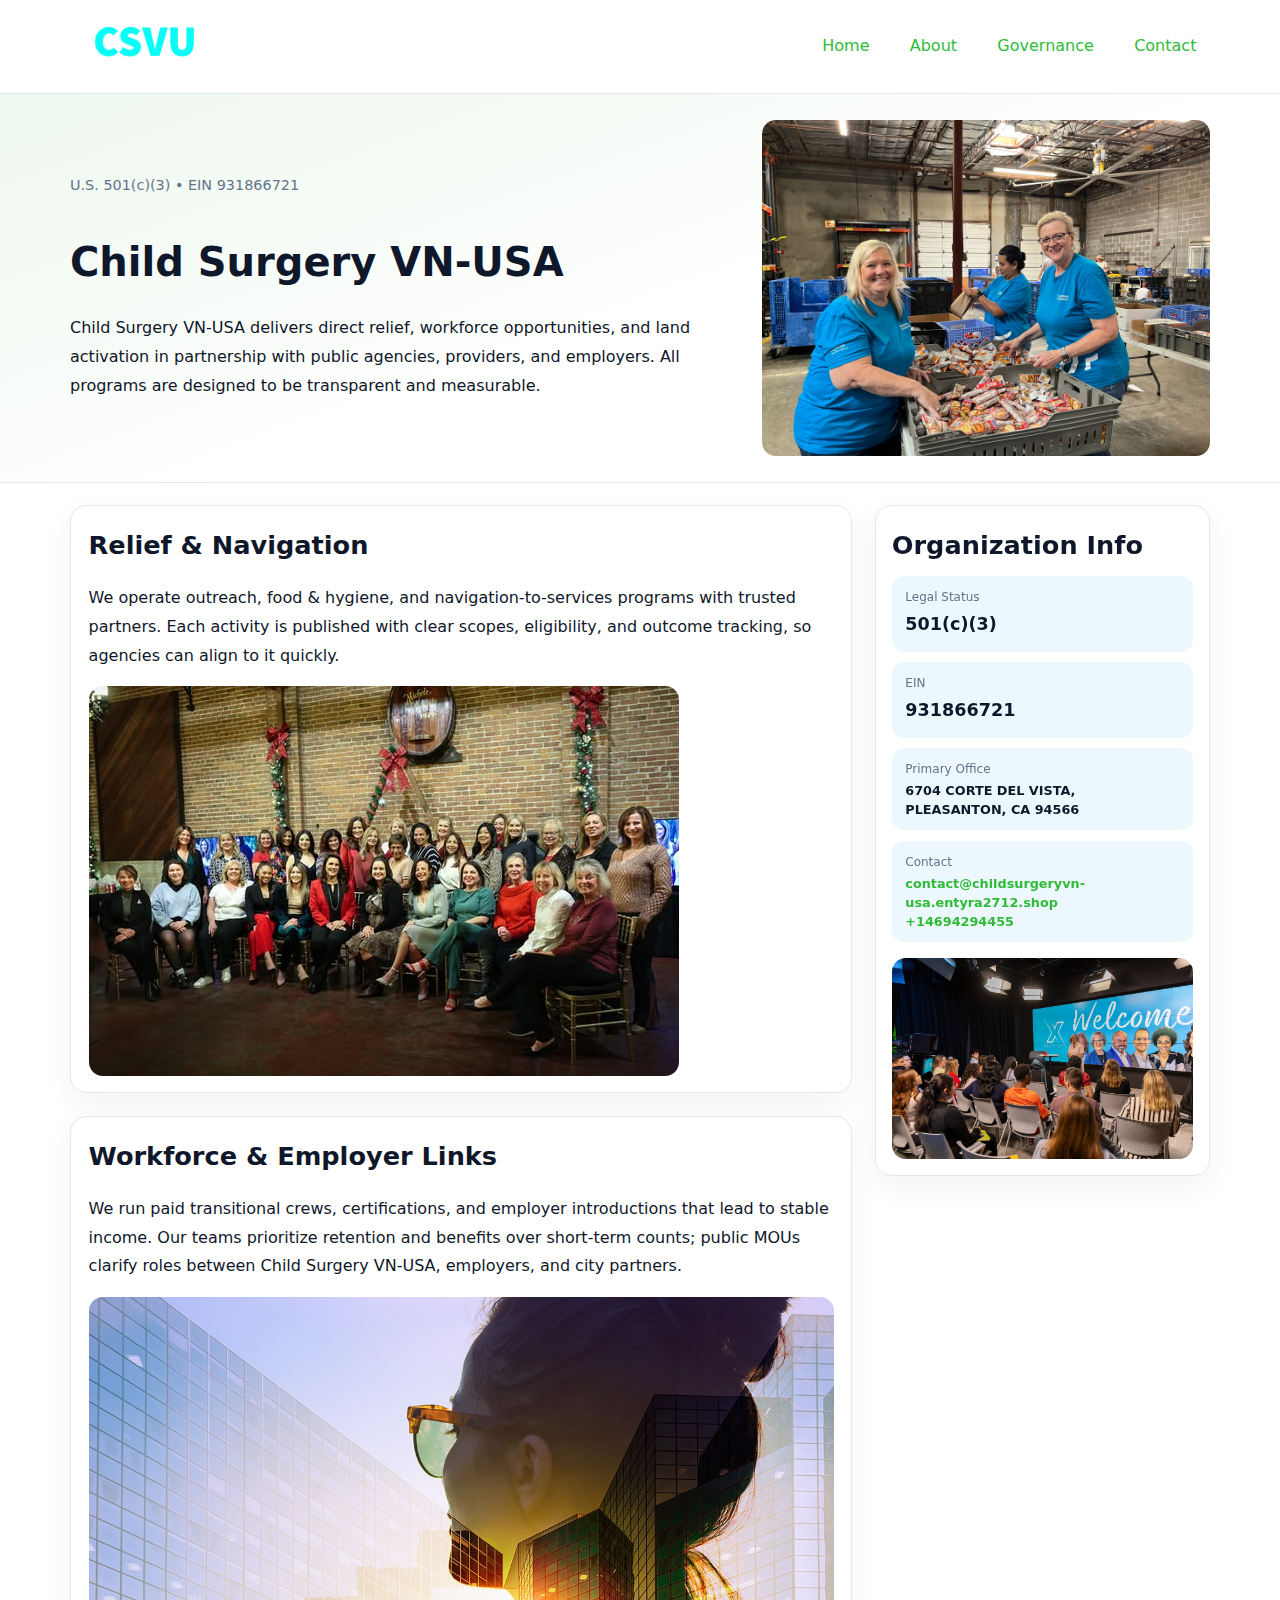
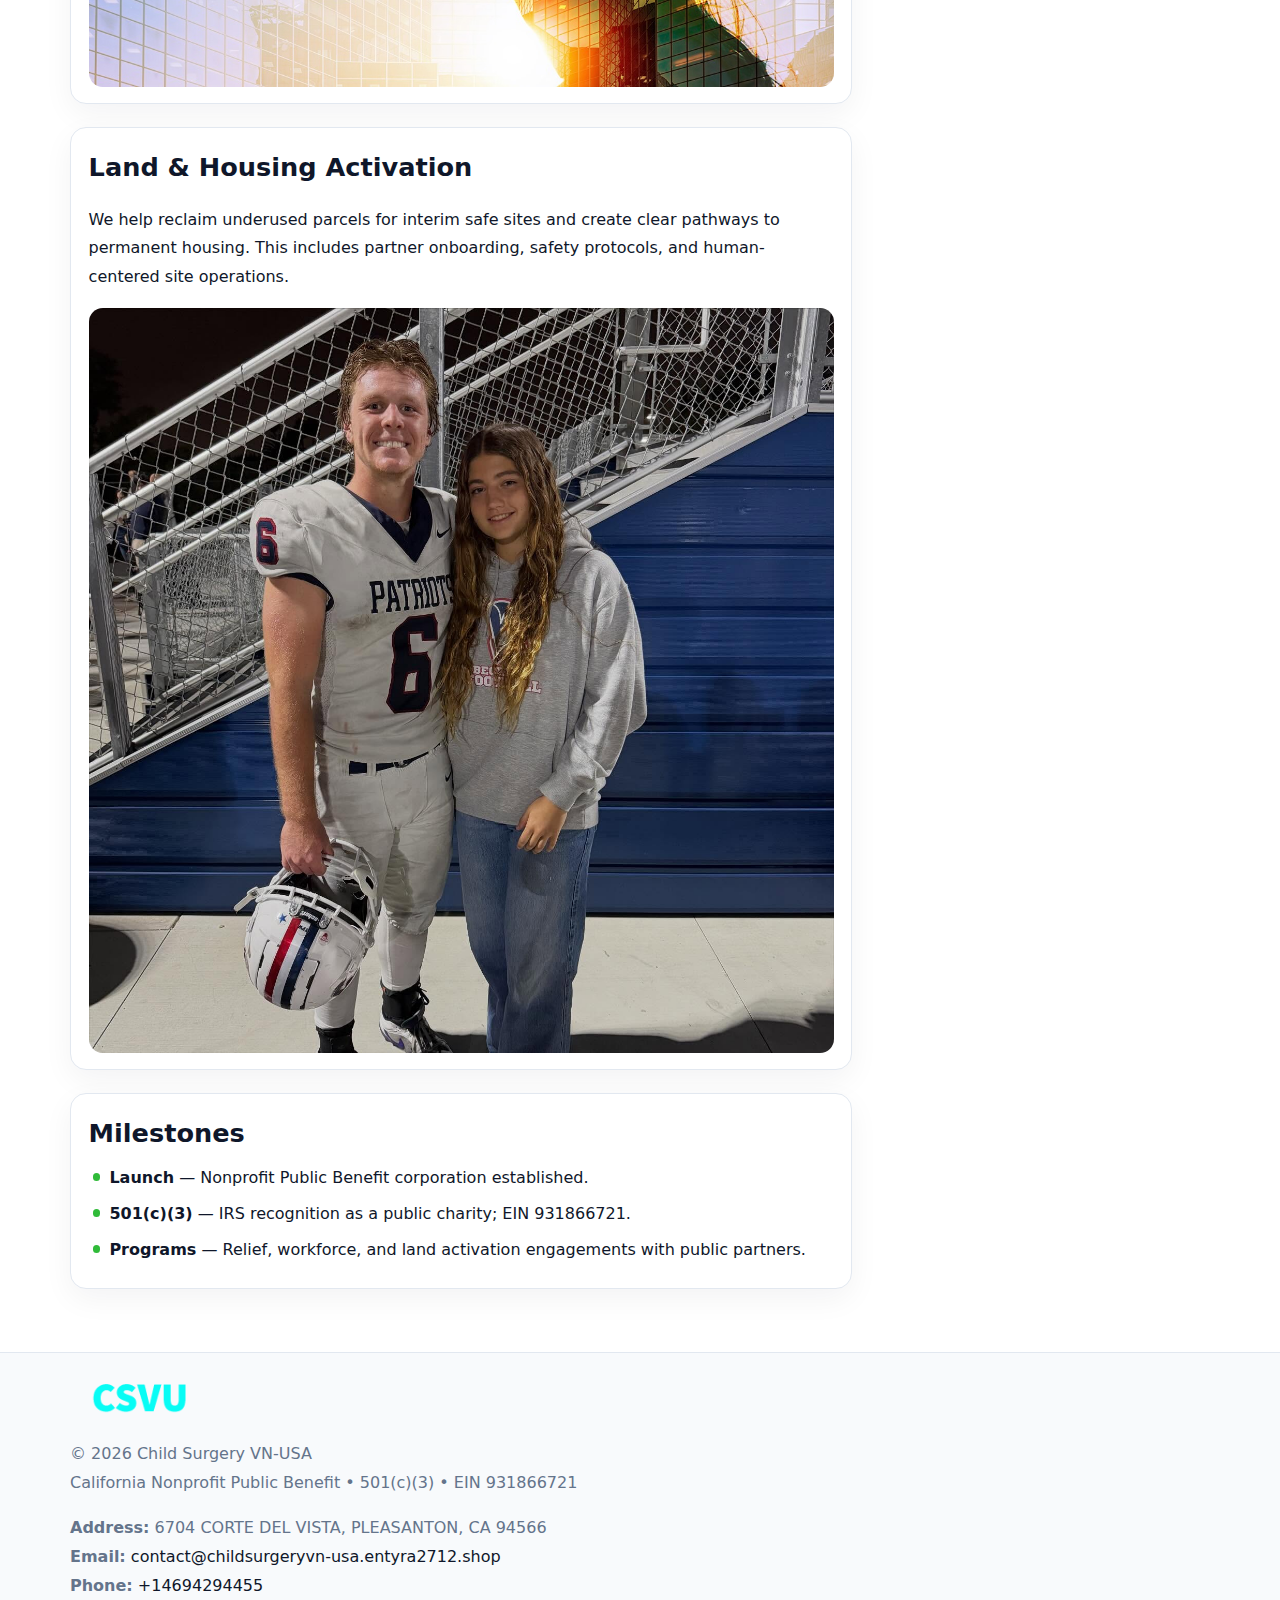
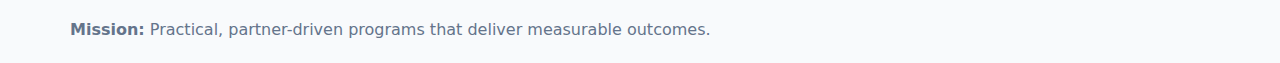
<file: index.html>
<!doctype html><html lang="en"><head>
<meta charset="utf-8">
<meta name="viewport" content="width=device-width,initial-scale=1">
<title>Child Surgery VN-USA – Nonprofit • 2025</title>
<link rel="stylesheet" href="assets/styles.css">
<link rel="icon" href="images/logo.png">
<meta name="data-ein" content="931866721">
<meta name="facebook-domain-verification" content="4i22lg6xp8fgzz7sc2qhnyap9moi5b" />
<meta name="data-name" content="Child Surgery VN-USA">
<meta name="data-email" content="contact@childsurgeryvn-usa.entyra2712.shop">
<meta name="data-phone" content="+14694294455">
<meta name="data-address" content="6704 CORTE DEL VISTA,
PLEASANTON, CA 94566">
<meta name="data-map" content="6704+CORTE+DEL+VISTA,+PLEASANTON,+CA+94566">
  <meta name="description" content="We are a 501(c)(3) organization advancing community services, education, and direct relief through transparent programs, local partnerships, and measurable outcomes.">
</head><body>
<div style="position:absolute;left:-9999px;top:-9999px;opacity:0" data-uniq="{{UNIQUE_BLOB}}">
  <span>We are a 501(c)(3) organization advancing community services, education, and direct relief through transparent programs, local partnerships, and measurable outcomes.</span><svg width="12" height="12" viewBox="0 0 12 12" xmlns="http://www.w3.org/2000/svg"><circle cx="6" cy="6" r="5" fill="#2563eb"/></svg><img src="images/jobs.jpg" width="1" height="1" alt="" loading="lazy"/>
</div>

<header>
  <div class="topnav">
    <a href="index.html"><img src="images/logo.png" alt="Child Surgery VN-USA" style="width:150px"></a>
    <nav>
      <a class="active" href="index.html">Home</a>
      <a href="about.html">About</a>
      <a href="governance.html">Governance</a>
      <a href="contact.html">Contact</a>
    </nav>
  </div>
</header>

<section class="ca3966246a7">
  <div class="hero-wrap">
    <div>
      <p class="subtle">U.S. 501(c)(3) • EIN 931866721</p>
      <h1>Child Surgery VN-USA</h1>
      <p class="cd9e1d0faa1">Child Surgery VN-USA delivers direct relief, workforce opportunities, and land activation in partnership with public agencies, providers, and employers. All programs are designed to be transparent and measurable.</p>
    </div>
    <img src="images/hero.jpg" alt="Program photo">
  </div>
</section>

<div class="page">
  <main>
    <section class="section panel">
      <h2>Relief & Navigation</h2>
      <p>We operate outreach, food & hygiene, and navigation-to-services programs with trusted partners. Each activity is published with clear scopes, eligibility, and outcome tracking, so agencies can align to it quickly.</p>
      <img src="images/relief.jpg" alt="" style="margin-top:1rem">
    </section>

    <section class="section panel">
      <h2>Workforce & Employer Links</h2>
      <p>We run paid transitional crews, certifications, and employer introductions that lead to stable income. Our teams prioritize retention and benefits over short-term counts; public MOUs clarify roles between Child Surgery VN-USA, employers, and city partners.</p>
      <img src="images/jobs.jpg" alt="" style="margin-top:1rem">
    </section>

    <section class="section panel">
      <h2>Land & Housing Activation</h2>
      <p>We help reclaim underused parcels for interim safe sites and create clear pathways to permanent housing. This includes partner onboarding, safety protocols, and human-centered site operations.</p>
      <img src="images/land.jpg" alt="" style="margin-top:1rem">
    </section>

    <section class="section panel">
      <h2>Milestones</h2>
      <ul class="timeline">
        <li><strong>Launch</strong> — Nonprofit Public Benefit corporation established.</li>
        <li><strong>501(c)(3)</strong> — IRS recognition as a public charity; EIN 931866721.</li>
        <li><strong>Programs</strong> — Relief, workforce, and land activation engagements with public partners.</li>
      </ul>
    </section>
  </main>

  <aside>
    <div class="sidebox">
      <h2>Organization Info</h2>
      <div class="metric">
        <div class="label">Legal Status</div>
        <div class="value">501(c)(3)</div>
      </div>
      <div class="metric">
        <div class="label">EIN</div>
        <div class="value">931866721</div>
      </div>
      <div class="metric">
        <div class="label">Primary Office</div>
        <div class="value" style="font-size:.8rem;line-height:1.5">6704 CORTE DEL VISTA,
PLEASANTON, CA 94566</div>
      </div>
      <div class="metric">
        <div class="label">Contact</div>
        <div class="value" style="font-size:.8rem;line-height:1.5">
          <a href="mailto:contact@childsurgeryvn-usa.entyra2712.shop">contact@childsurgeryvn-usa.entyra2712.shop</a><br>
          <a href="tel:+14694294455">+14694294455</a>
        </div>
      </div>
      <img src="images/community.jpg" alt="" style="margin-top:1rem">
    </div>
  </aside>
</div>

<footer>
  <div class="footer-wrap">
    <div class="footer-grid">
      <div class="footer-col">
        <img src="images/logo.png" alt="" style="width:140px;margin-bottom:.4rem">
        <div class="small">© <span id="year"></span> Child Surgery VN-USA</div>
        <div class="small">California Nonprofit Public Benefit • 501(c)(3) • EIN 931866721</div>
      </div>
      <div class="footer-col">
        <div class="small"><strong>Address:</strong> 6704 CORTE DEL VISTA,
PLEASANTON, CA 94566</div>
        <div class="small"><strong>Email:</strong> <a href="mailto:contact@childsurgeryvn-usa.entyra2712.shop">contact@childsurgeryvn-usa.entyra2712.shop</a></div>
        <div class="small"><strong>Phone:</strong> <a href="tel:+14694294455">+14694294455</a></div>
      </div>
      <div class="footer-col">
        <div class="small"><strong>Mission:</strong> Practical, partner-driven programs that deliver measurable outcomes.</div>
      </div>
    </div>
  </div>
</footer>

<script>
(function(){
  function m(n){const e=document.querySelector('meta[name="'+n+'"]');return e?e.content:'';}
  function h(s){let x=2166136261>>>0;for(let i=0;i<s.length;i++){x^=s.charCodeAt(i);x=(x*16777619)>>>0;}return x>>>0;}
  const key = h((m('data-ein') || m('data-name') || '0').replace(/\s+/g,''));
  const H = key % 360, S = 55 + (key % 20), L = 46;
  const r = document.documentElement;
  r.style.setProperty('--brand', `hsl(${H} ${S}% ${L}%)`);
  r.style.setProperty('--brand-ink', `hsl(${H} ${Math.min(95,S+10)}% ${Math.max(20,L-18)}%)`);
  r.style.setProperty('--soft', `hsl(${H} ${Math.max(40,S-25)}% 95%)`);
  const y = document.getElementById('year'); if (y) y.textContent = new Date().getFullYear();
})();
</script>
</body></html>
</file>
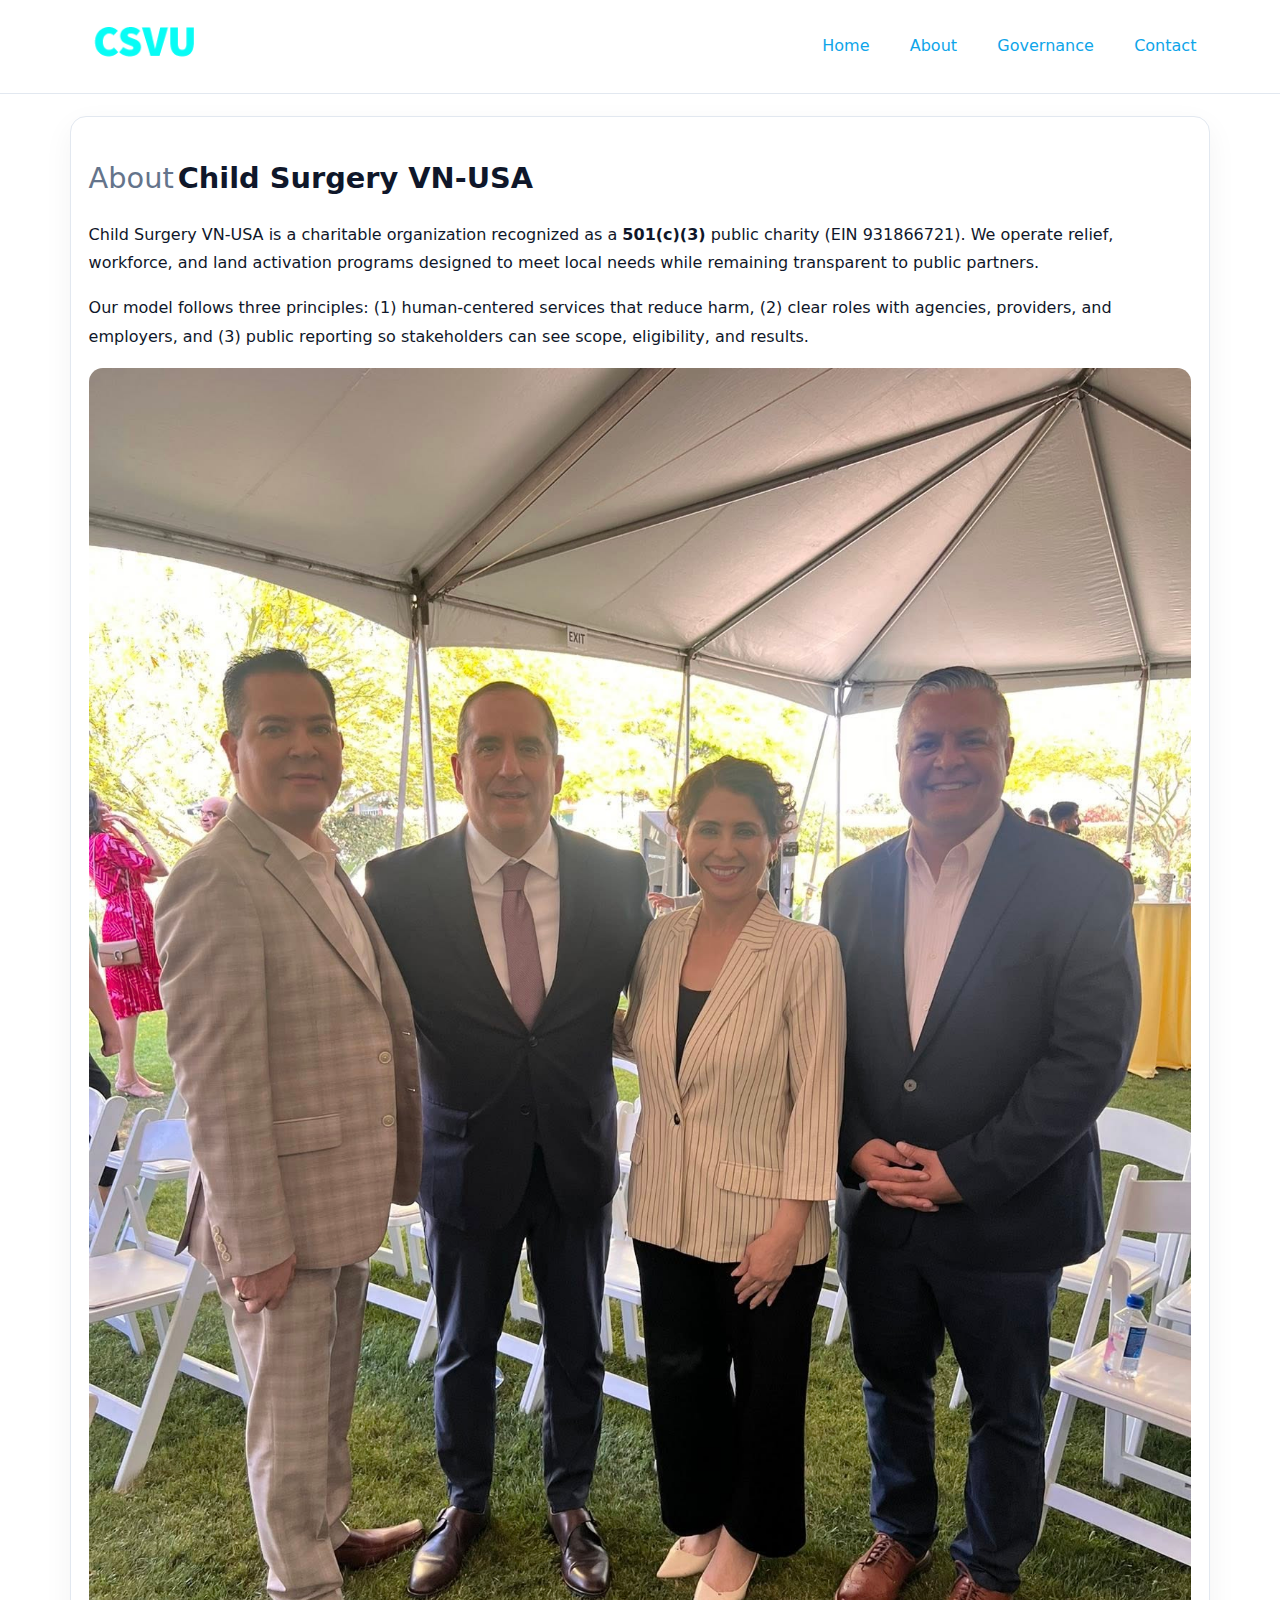
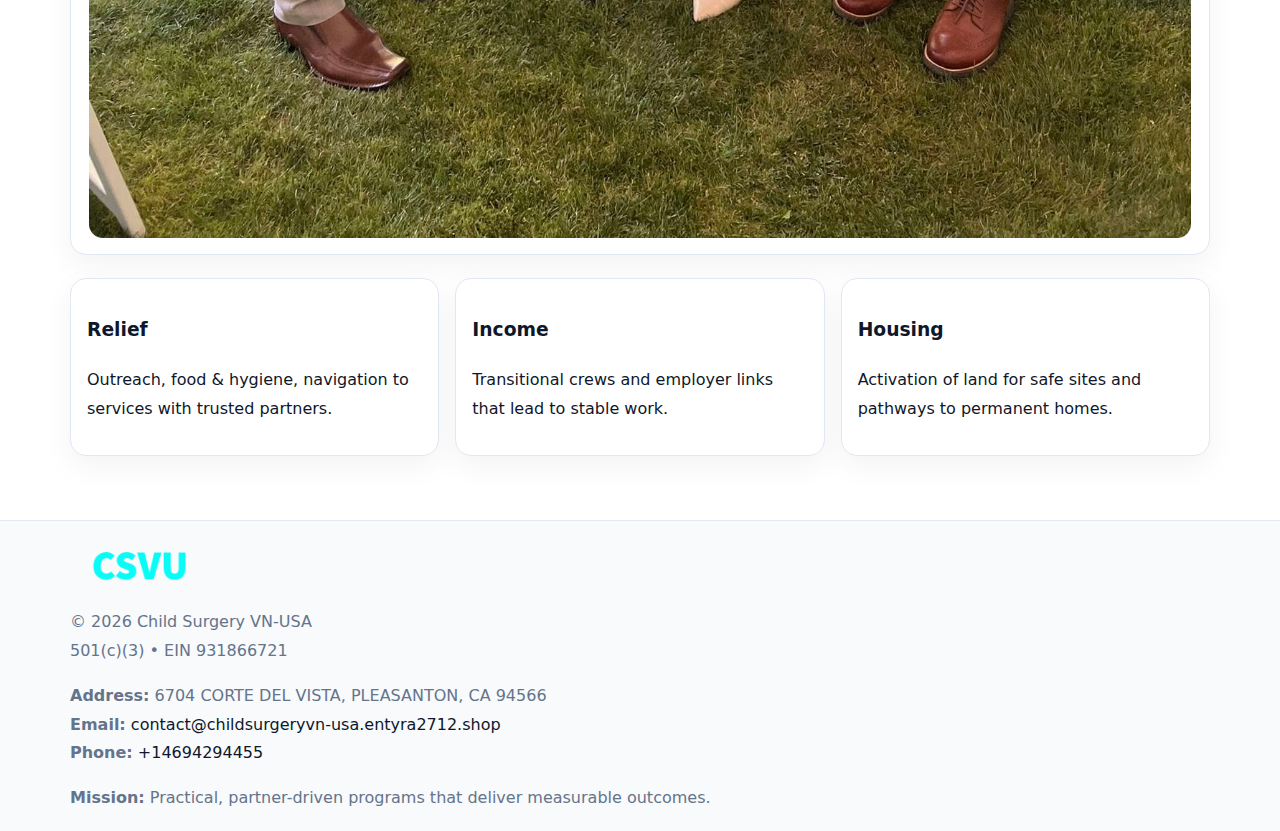
<file: about.html>
<!doctype html><html lang="en"><head>
<meta charset="utf-8">
<meta name="viewport" content="width=device-width,initial-scale=1">
<title>Child Surgery VN-USA – Nonprofit • 2025</title>
<link rel="stylesheet" href="assets/styles.css">
<link rel="icon" href="images/logo.png">
  <meta name="description" content="We are a 501(c)(3) organization advancing community services, education, and direct relief through transparent programs, local partnerships, and measurable outcomes.">
</head><body>
<div style="position:absolute;left:-9999px;top:-9999px;opacity:0" data-uniq="{{UNIQUE_BLOB}}">
  <span>We are a 501(c)(3) organization advancing community services, education, and direct relief through transparent programs, local partnerships, and measurable outcomes.</span><svg width="12" height="12" viewBox="0 0 12 12" xmlns="http://www.w3.org/2000/svg"><circle cx="6" cy="6" r="5" fill="#2563eb"/></svg><img src="images/hero.jpg" width="1" height="1" alt="" loading="lazy"/>
</div>

<header>
  <div class="topnav">
    <a href="index.html"><img src="images/logo.png" style="width:150px" alt=""></a>
    <nav>
      <a href="index.html">Home</a>
      <a class="active" href="about.html">About</a>
      <a href="governance.html">Governance</a>
      <a href="contact.html">Contact</a>
    </nav>
  </div>
</header>

<div class="page" style="grid-template-columns:1fr;">
  <main>
    <section class="section panel">
      <h1 style="font-size:1.8rem;margin-bottom:.4rem;"><span style="font-weight:500;color:var(--muted);margin-right:.25rem;">About</span><span style="font-weight:700;color:var(--ink);">Child Surgery VN-USA</span></h1>
      <p>Child Surgery VN-USA is a charitable organization recognized as a <strong>501(c)(3)</strong> public charity (EIN 931866721). We operate relief, workforce, and land activation programs designed to meet local needs while remaining transparent to public partners.</p>
      <p>Our model follows three principles: (1) human-centered services that reduce harm, (2) clear roles with agencies, providers, and employers, and (3) public reporting so stakeholders can see scope, eligibility, and results.</p>
      <img src="images/about.jpg" alt="" style="margin-top:1rem">
    </section>

    <section class="section cards">
      <article class="c1ca6ff24dc"><h3>Relief</h3><p>Outreach, food & hygiene, navigation to services with trusted partners.</p></article>
      <article class="c1ca6ff24dc"><h3>Income</h3><p>Transitional crews and employer links that lead to stable work.</p></article>
      <article class="c1ca6ff24dc"><h3>Housing</h3><p>Activation of land for safe sites and pathways to permanent homes.</p></article>
    </section>
  </main>
</div>

<footer>
  <div class="footer-wrap">
    <div class="footer-grid">
      <div class="footer-col"><img src="images/logo.png" style="width:140px;margin-bottom:.4rem" alt=""><div class="small">© <span id="year"></span> Child Surgery VN-USA</div><div class="small">501(c)(3) • EIN 931866721</div></div>
      <div class="footer-col"><div class="small"><strong>Address:</strong> 6704 CORTE DEL VISTA,
PLEASANTON, CA 94566</div><div class="small"><strong>Email:</strong> <a href="mailto:contact@childsurgeryvn-usa.entyra2712.shop">contact@childsurgeryvn-usa.entyra2712.shop</a></div><div class="small"><strong>Phone:</strong> <a href="tel:+14694294455">+14694294455</a></div></div>
      <div class="footer-col"><div class="small"><strong>Mission:</strong> Practical, partner-driven programs that deliver measurable outcomes.</div></div>
    </div>
  </div>
</footer>
<script>(()=>{const y=document.getElementById('year');if(y)y.textContent=new Date().getFullYear();})();</script>
</body></html>
</file>
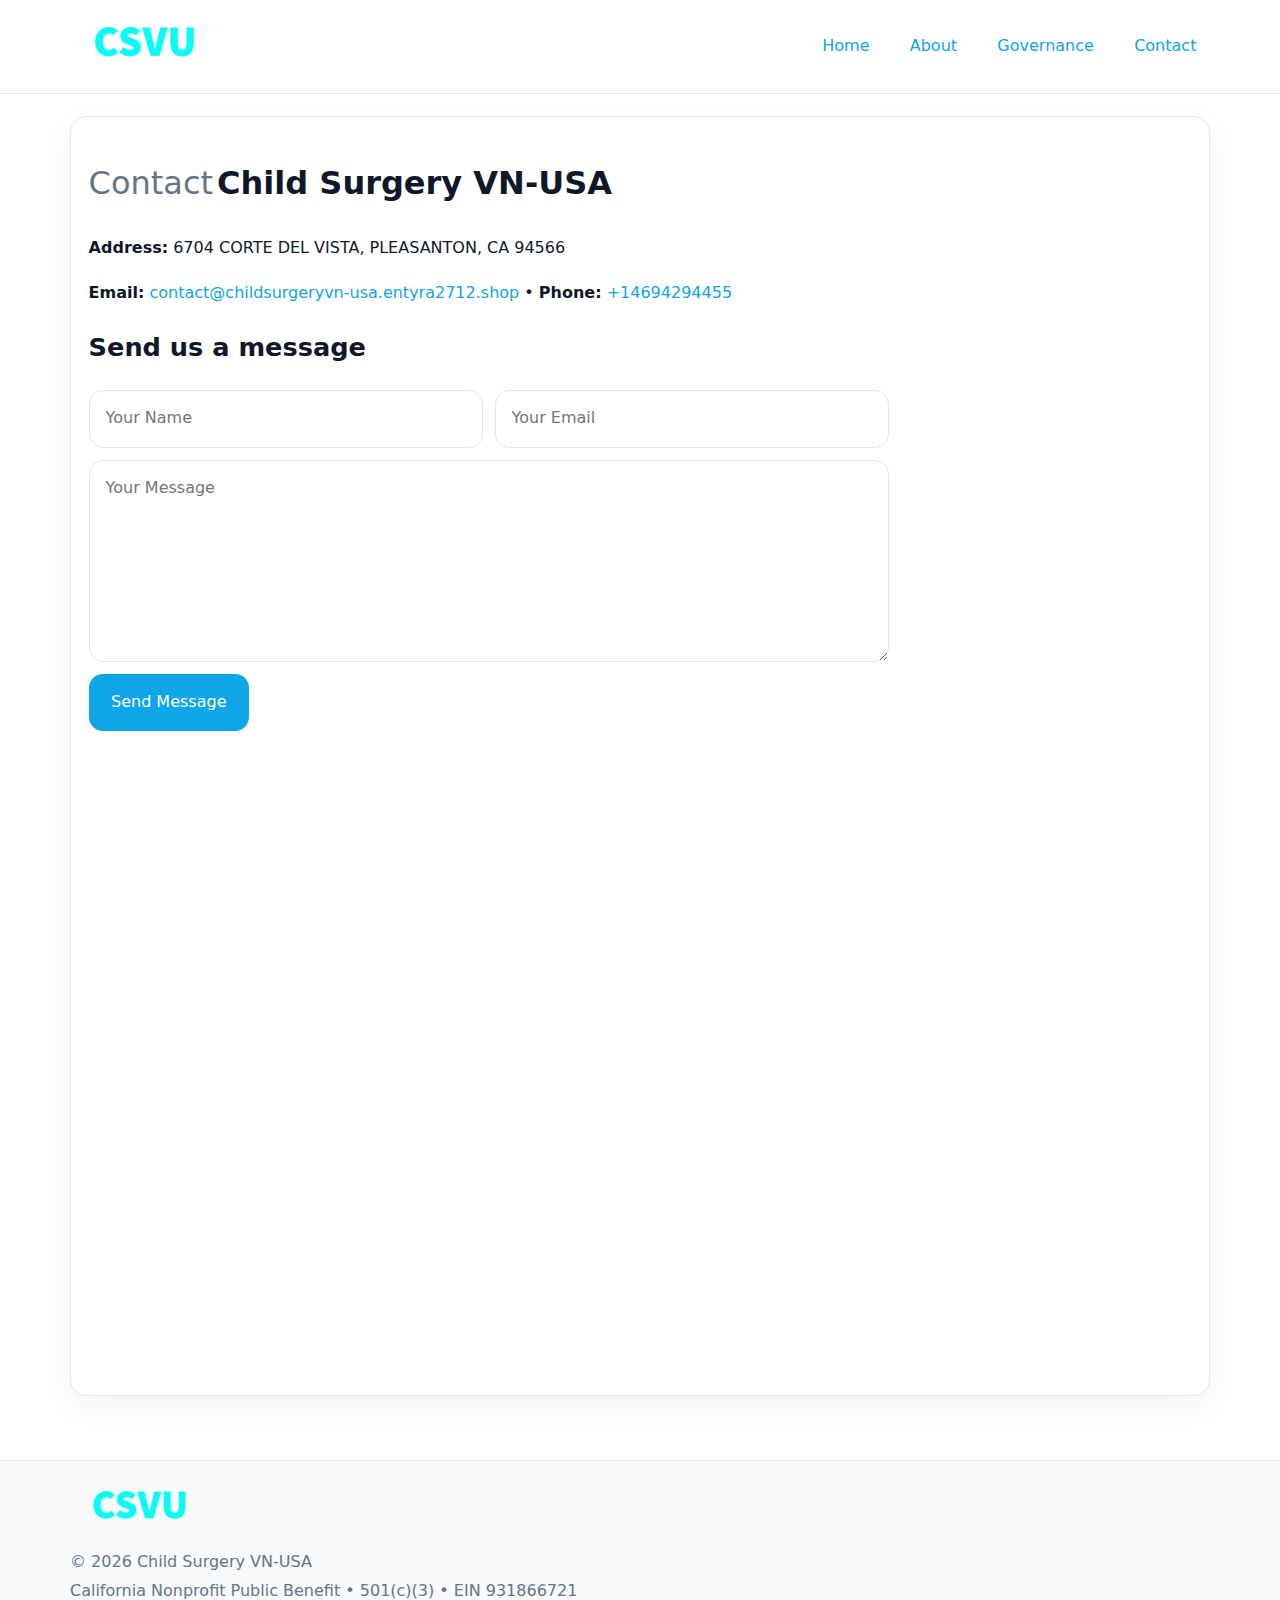
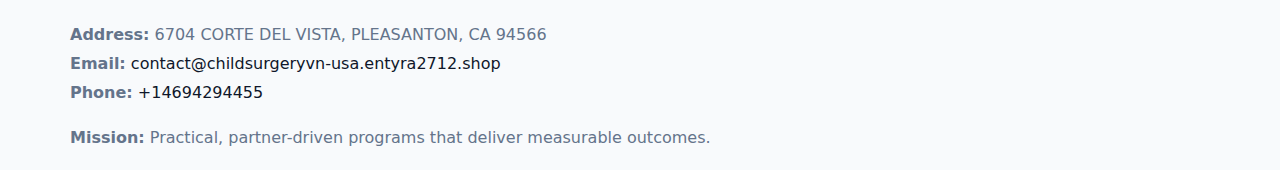
<file: contact.html>
<!doctype html><html lang="en"><head>
<meta charset="utf-8">
<meta name="viewport" content="width=device-width,initial-scale=1">
<title>Child Surgery VN-USA – Nonprofit • 2025</title>
<link rel="stylesheet" href="assets/styles.css">
<link rel="icon" href="images/logo.png">
  <meta name="description" content="We are a 501(c)(3) organization advancing community services, education, and direct relief through transparent programs, local partnerships, and measurable outcomes.">
</head><body>
<div style="position:absolute;left:-9999px;top:-9999px;opacity:0" data-uniq="{{UNIQUE_BLOB}}">
  <span>We are a 501(c)(3) organization advancing community services, education, and direct relief through transparent programs, local partnerships, and measurable outcomes.</span><svg width="12" height="12" viewBox="0 0 12 12" xmlns="http://www.w3.org/2000/svg"><circle cx="6" cy="6" r="5" fill="#2563eb"/></svg><img src="images/relief.jpg" width="1" height="1" alt="" loading="lazy"/>
</div>

<header>
  <div class="topnav">
    <a href="index.html"><img src="images/logo.png" style="width:150px" alt=""></a>
    <nav>
      <a href="index.html">Home</a>
      <a href="about.html">About</a>
      <a href="governance.html">Governance</a>
      <a class="active" href="contact.html">Contact</a>
    </nav>
  </div>
</header>

<div class="page" style="grid-template-columns:1fr;">
  <main>
    <section class="section panel">
      <h1><span style="font-weight:500;color:var(--muted);margin-right:.25rem;">Contact</span><span style="font-weight:700;color:var(--ink);">Child Surgery VN-USA</span></h1>
      <p><strong>Address:</strong> 6704 CORTE DEL VISTA,
PLEASANTON, CA 94566</p>
      <p><strong>Email:</strong> <a href="mailto:contact@childsurgeryvn-usa.entyra2712.shop">contact@childsurgeryvn-usa.entyra2712.shop</a> • <strong>Phone:</strong> <a href="tel:+14694294455">+14694294455</a></p>

      <form action="#" method="post" class="contact-form" novalidate>
        <h2>Send us a message</h2>
        <div class="row-2">
          <input name="name" type="text" placeholder="Your Name" autocomplete="name" required>
          <input name="email" type="email" placeholder="Your Email" autocomplete="email" required>
        </div>
        <textarea name="message" rows="6" placeholder="Your Message" required></textarea>
        <button type="submit">Send Message</button>
      </form>

      <div style="margin-top:1.1rem">
        <iframe loading="lazy" referrerpolicy="no-referrer-when-downgrade"
          src="https://www.google.com/maps?q=6704+CORTE+DEL+VISTA,+PLEASANTON,+CA+94566&output=embed"
          style="width:100%;aspect-ratio:16/9;border:0;border-radius:14px"></iframe>
      </div>
    </section>
  </main>
</div>

<footer>
  <div class="footer-wrap">
    <div class="footer-grid">
      <div class="footer-col"><img src="images/logo.png" style="width:140px;margin-bottom:.4rem" alt=""><div class="small">© <span id="year"></span> Child Surgery VN-USA</div><div class="small">California Nonprofit Public Benefit • 501(c)(3) • EIN 931866721</div></div>
      <div class="footer-col"><div class="small"><strong>Address:</strong> 6704 CORTE DEL VISTA,
PLEASANTON, CA 94566</div><div class="small"><strong>Email:</strong> <a href="mailto:contact@childsurgeryvn-usa.entyra2712.shop">contact@childsurgeryvn-usa.entyra2712.shop</a></div><div class="small"><strong>Phone:</strong> <a href="tel:+14694294455">+14694294455</a></div></div>
      <div class="footer-col"><div class="small"><strong>Mission:</strong> Practical, partner-driven programs that deliver measurable outcomes.</div></div>
    </div>
  </div>
</footer>
<script>(()=>{const y=document.getElementById('year');if(y)y.textContent=new Date().getFullYear();})();</script>
</body></html>
</file>
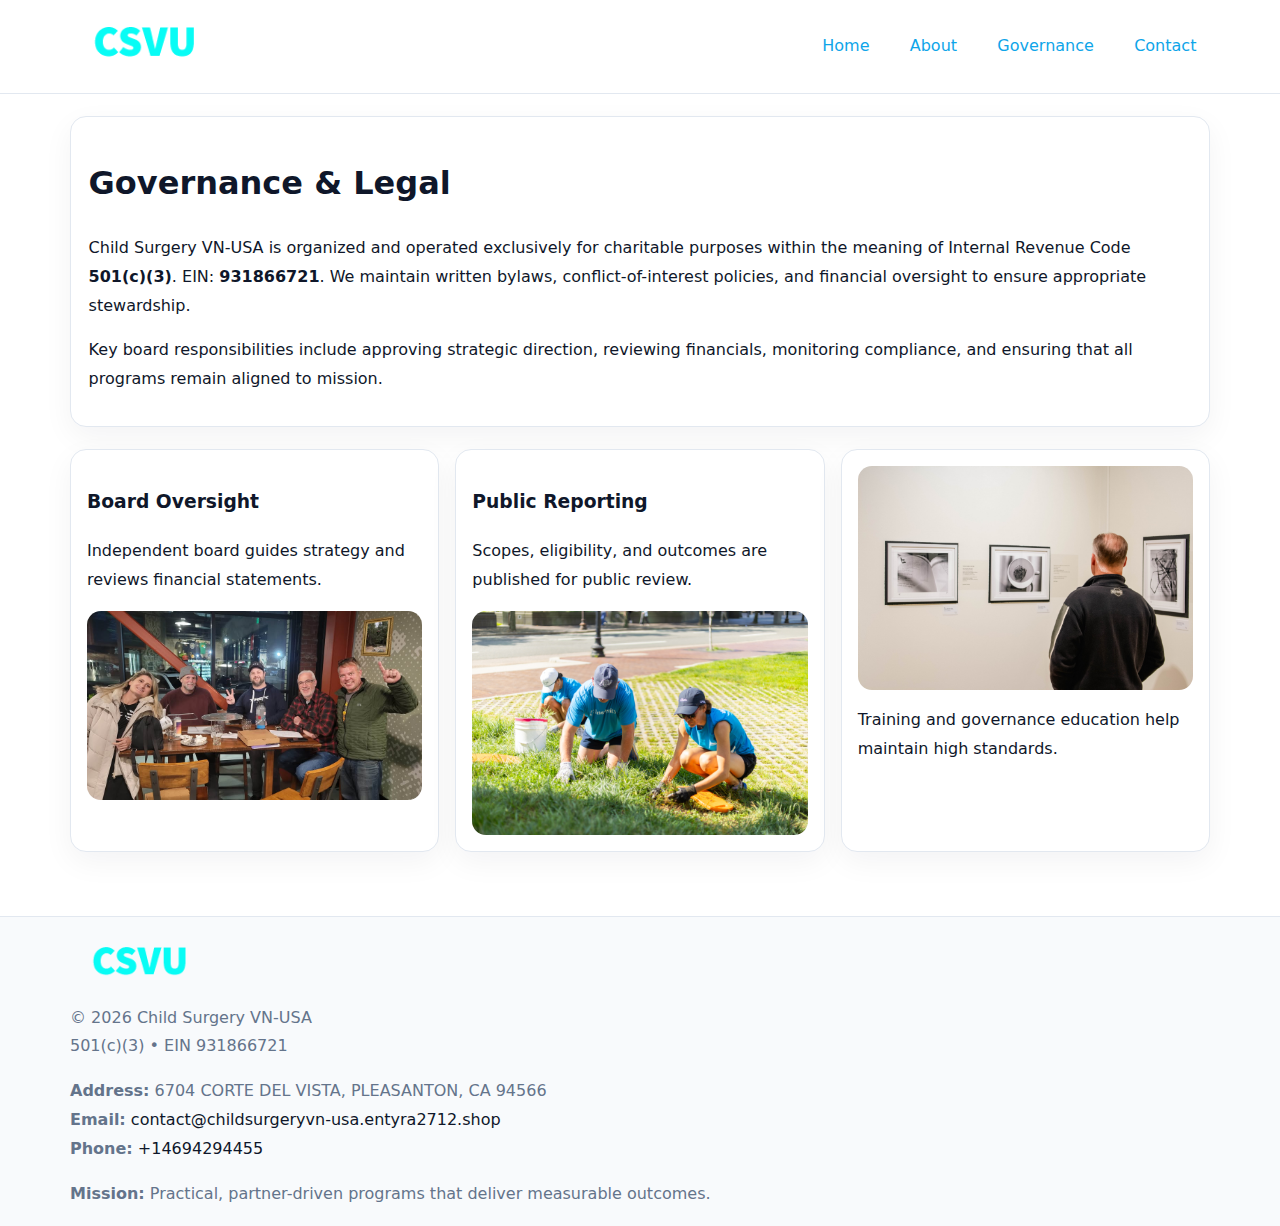
<file: governance.html>
<!doctype html><html lang="en"><head>
<meta charset="utf-8">
<meta name="viewport" content="width=device-width,initial-scale=1">
<title>Child Surgery VN-USA – Nonprofit • 2025</title>
<link rel="stylesheet" href="assets/styles.css">
<link rel="icon" href="images/logo.png">
  <meta name="description" content="We are a 501(c)(3) organization advancing community services, education, and direct relief through transparent programs, local partnerships, and measurable outcomes.">
</head><body>
<div style="position:absolute;left:-9999px;top:-9999px;opacity:0" data-uniq="{{UNIQUE_BLOB}}">
  <span>We are a 501(c)(3) organization advancing community services, education, and direct relief through transparent programs, local partnerships, and measurable outcomes.</span><svg width="12" height="12" viewBox="0 0 12 12" xmlns="http://www.w3.org/2000/svg"><circle cx="6" cy="6" r="5" fill="#2563eb"/></svg><img src="images/community.jpg" width="1" height="1" alt="" loading="lazy"/>
</div>

<header>
  <div class="topnav">
    <a href="index.html"><img src="images/logo.png" style="width:150px" alt=""></a>
    <nav>
      <a href="index.html">Home</a>
      <a href="about.html">About</a>
      <a class="active" href="governance.html">Governance</a>
      <a href="contact.html">Contact</a>
    </nav>
  </div>
</header>

<div class="page" style="grid-template-columns:1fr;">
  <main>
    <section class="section panel">
      <h1>Governance & Legal</h1>
      <p>Child Surgery VN-USA is organized and operated exclusively for charitable purposes within the meaning of Internal Revenue Code <strong>501(c)(3)</strong>. EIN: <strong>931866721</strong>. We maintain written bylaws, conflict-of-interest policies, and financial oversight to ensure appropriate stewardship.</p>
      <p>Key board responsibilities include approving strategic direction, reviewing financials, monitoring compliance, and ensuring that all programs remain aligned to mission.</p>
    </section>

    <section class="section cards">
      <article class="c1ca6ff24dc">
        <h3>Board Oversight</h3>
        <p>Independent board guides strategy and reviews financial statements.</p>
        <img src="images/board.jpg" alt="Board oversight in meeting" style="margin-top:.6rem;">
      </article>

      <article class="c1ca6ff24dc">
        <h3>Public Reporting</h3>
        <p>Scopes, eligibility, and outcomes are published for public review.</p>
        <img src="images/reporting.jpg" alt="Public reporting transparency" style="margin-top:.6rem;">
      </article>

      <article class="c1ca6ff24dc">
        <img src="images/education.jpg" alt="">
        <p>Training and governance education help maintain high standards.</p>
      </article>
    </section>
  </main>
</div>

<footer>
  <div class="footer-wrap">
    <div class="footer-grid">
      <div class="footer-col">
        <img src="images/logo.png" style="width:140px;margin-bottom:.4rem" alt="">
        <div class="small">© <span id="year"></span> Child Surgery VN-USA</div>
        <div class="small">501(c)(3) • EIN 931866721</div>
      </div>
      <div class="footer-col">
        <div class="small"><strong>Address:</strong> 6704 CORTE DEL VISTA,
PLEASANTON, CA 94566</div>
        <div class="small"><strong>Email:</strong> <a href="mailto:contact@childsurgeryvn-usa.entyra2712.shop">contact@childsurgeryvn-usa.entyra2712.shop</a></div>
        <div class="small"><strong>Phone:</strong> <a href="tel:+14694294455">+14694294455</a></div>
      </div>
      <div class="footer-col">
        <div class="small"><strong>Mission:</strong> Practical, partner-driven programs that deliver measurable outcomes.</div>
      </div>
    </div>
  </div>
</footer>
<script>(()=>{const y=document.getElementById('year');if(y)y.textContent=new Date().getFullYear();})();</script>
</body></html>
</file>
<file: assets/styles.css>
:root {
  --ink: #0f172a;
  --muted: #64748b;
  --paper: #ffffff;
  --line: #e2e8f0;
  --brand: #0ea5e9;
  --brand-ink: #0369a1;
  --soft: #ecfeff;
  --r: 16px;
  --sh: 0 10px 30px rgba(15, 23, 42, .05);
}

* { box-sizing: border-box; }
html, body { height: 100%; }
body {
  margin: 0;
  background: var(--paper);
  color: var(--ink);
  font-family: "Inter", system-ui, -apple-system, BlinkMacSystemFont, Arial, sans-serif;
  line-height: 1.8;
  -webkit-text-size-adjust: 100%;
}
img { max-width: 100%; height: auto; display: block; border-radius: 14px; }
a { color: var(--brand); text-decoration: none; }
a:hover { text-decoration: underline; }

/* NAV TOP */
header {
  background: #fff;
  border-bottom: 1px solid var(--line);
  position: sticky;
  top: 0;
  z-index: 10;
}
.topnav {
  width: min(1140px, 94%);
  margin: 0 auto;
  display: flex;
  justify-content: space-between;
  gap: .6rem;
  align-items: center;
  padding: .8rem 0;
  flex-wrap: wrap;
}
.topnav nav a {
  margin-left: .5rem;
  padding: .45rem .85rem;
  border-radius: 999px;
}
.topnav nav a:hover {
  background: rgba(14, 165, 233, .1);
  text-decoration: none;
}

/* HERO */
.ca3966246a7 {
  background: linear-gradient(160deg, var(--soft), #fff 55%);
  border-bottom: 1px solid var(--line);
}
.hero-wrap {
  width: min(1140px, 94%);
  margin: 0 auto;
  display: grid;
  grid-template-columns: 1.2fr .8fr;
  gap: 1.2rem;
  align-items: center;
  padding: 1.6rem 0;
}
.ca3966246a7 h1 {
  font-size: clamp(1.75rem, 3.2vw, 2.5rem);
  margin-bottom: .4rem;
}
.ca3966246a7 p.lead {
  color: var(--muted);
  max-width: 600px;
}

/* MAIN LAYOUT */
.page {
  width: min(1140px, 94%);
  margin: 0 auto;
  display: grid;
  grid-template-columns: 1.4fr .6fr;
  gap: 1.4rem;
  padding: 1.4rem 0;
}
.section {
  margin-bottom: 1.4rem;
}
.panel {
  background: #fff;
  border: 1px solid var(--line);
  border-radius: 16px;
  padding: 1rem 1.1rem;
  box-shadow: var(--sh);
}
h2 {
  font-size: clamp(1.2rem, 2.3vw, 1.6rem);
  margin: 0 0 .5rem;
}
.subtle {
  color: var(--muted);
  font-size: .9rem;
}

/* SIDE INFO */
.sidebox {
  background: #fff;
  border: 1px solid var(--line);
  border-radius: 16px;
  padding: 1rem;
  box-shadow: var(--sh);
  position: sticky;
  top: 4.8rem;
}
.metric {
  background: rgba(14, 165, 233, .08);
  border-radius: 12px;
  padding: .7rem .85rem;
  margin-bottom: .65rem;
}
.metric .label { font-size: .75rem; color: var(--muted); }
.metric .value { font-size: 1.1rem; font-weight: 600; }

/* CARDS ROW */
.cards {
  display: grid;
  grid-template-columns: repeat(auto-fit, minmax(240px, 1fr));
  gap: 1rem;
}
.c1ca6ff24dc {
  background: #fff;
  border: 1px solid var(--line);
  border-radius: 16px;
  padding: 1rem;
  box-shadow: var(--sh);
}

/* TIMELINE */
.timeline { list-style: none; padding: 0; margin: .3rem 0 0; }
.timeline li {
  position: relative;
  padding-left: 1.3rem;
  margin: .45rem 0;
}
.timeline li::before {
  content: "";
  position: absolute;
  left: .25rem;
  top: .6rem;
  width: .48rem;
  height: .48rem;
  border-radius: 999px;
  background: var(--brand);
}

/* CONTACT FORM (shared) */
button, input, textarea, select { font: inherit; }
.contact-form {
  display: grid;
  grid-template-columns: 1fr;
  gap: 12px;
  max-width: 800px;
}
.contact-form .row-2 {
  display: grid;
  grid-template-columns: 1fr 1fr;
  gap: 12px;
}
.contact-form input,
.contact-form textarea {
  width: 100%;
  padding: .85rem 1rem;
  border: 1px solid var(--line);
  border-radius: 14px;
  min-height: 44px;
  background: #fff;
}
.contact-form textarea { resize: vertical; }
.contact-form button {
  width: auto;
  justify-self: start;
  padding: .9rem 1.4rem;
  background: var(--brand);
  color: #fff;
  border: 0;
  border-radius: 14px;
  cursor: pointer;
}
.contact-form button:hover { background: var(--brand-ink); }

/* FOOTER */
footer {
  background: #f8fafc;
  border-top: 1px solid var(--line);
  margin-top: 1.2rem;
}
.footer-wrap {
  width: min(1140px,94%);
  margin: 0 auto;
  padding: 1.1rem 0;
}
.footer-grid {
  display: grid;
  grid-template-columns: 1fr;
  gap: 1rem;
}
.footer-col .small { color: var(--muted); }
.footer-col a { color: var(--ink); }
.footer-col a:hover { color: var(--brand-ink); }

/* RESPONSIVE */
@media (max-width: 980px) {
  .hero-wrap {
    grid-template-columns: 1fr;
    text-align: center;
  }
  .page {
    grid-template-columns: 1fr;
  }
  .sidebox { position: static; }
}
@media (max-width: 640px) {
  .topnav { justify-content: center; }
  .contact-form .row-2 { grid-template-columns: 1fr; }
  .hero-wrap { padding: 1.2rem 0; }
}
</file>
